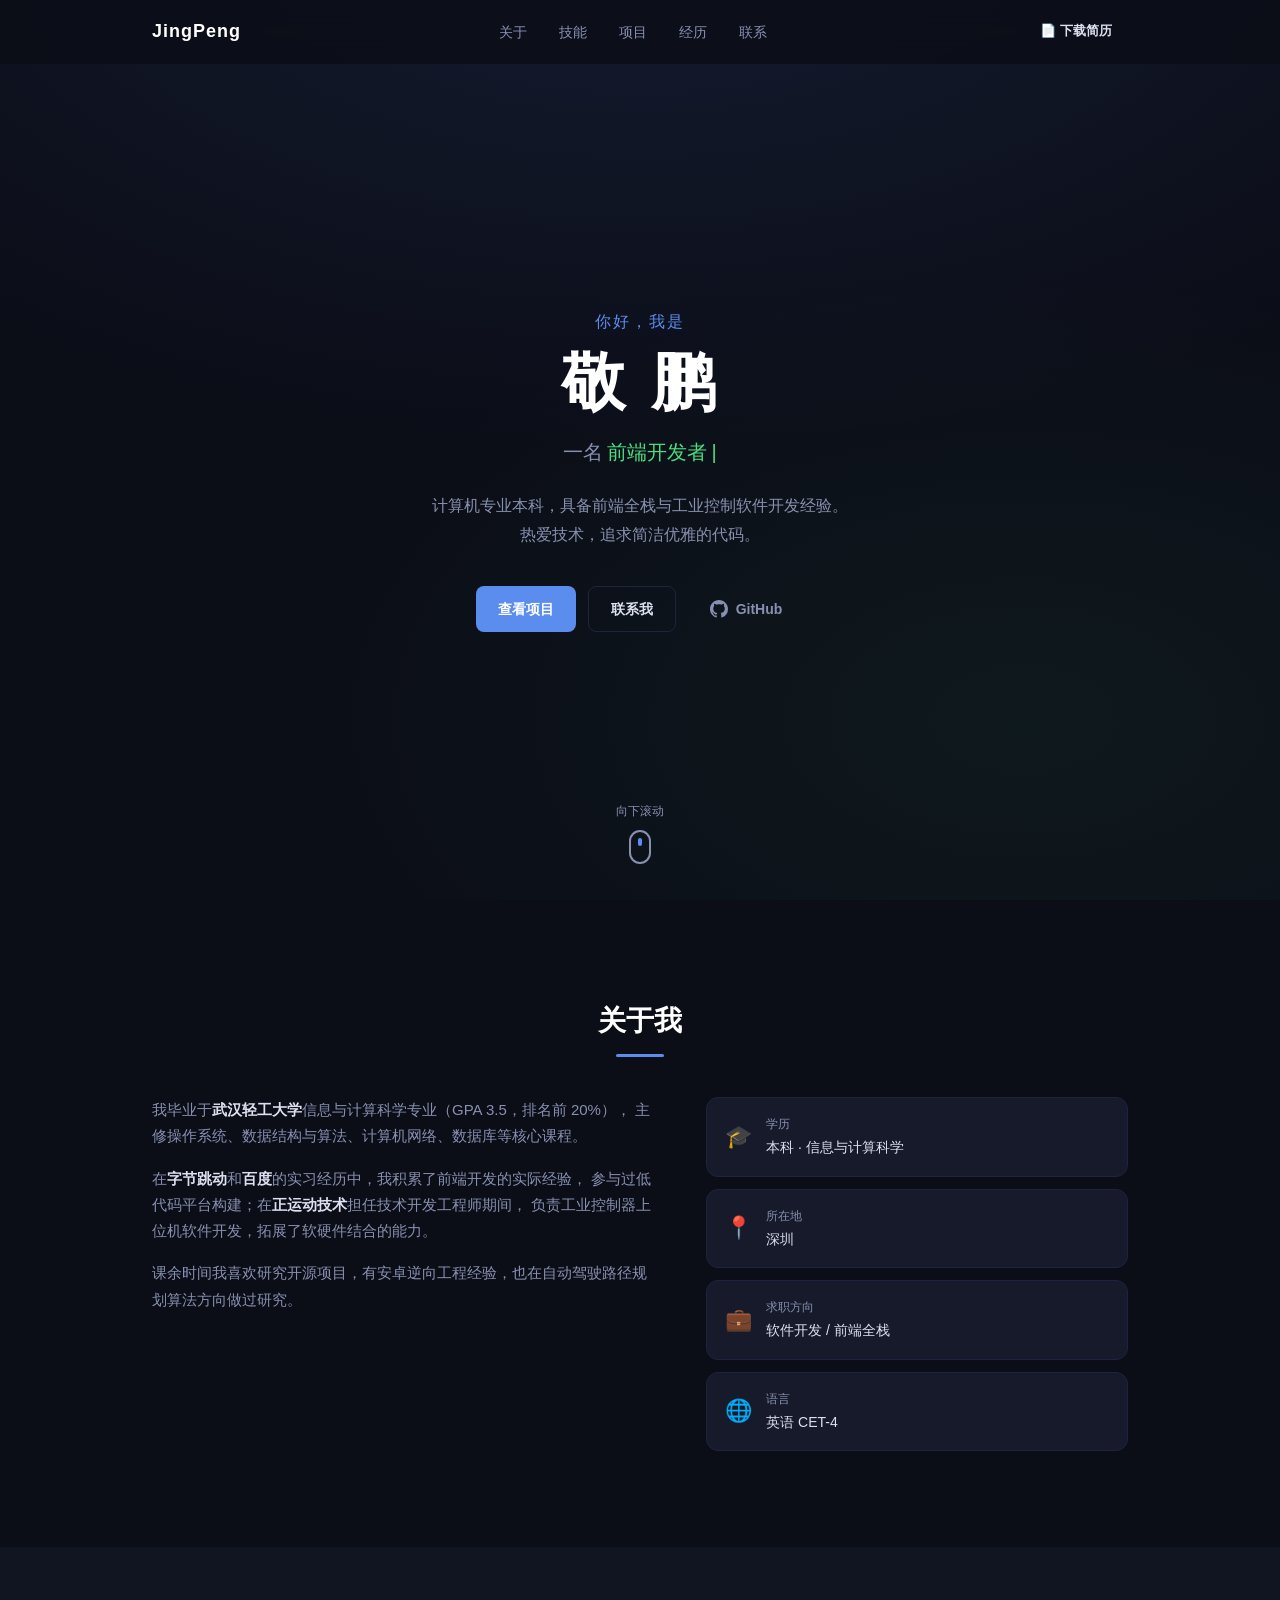
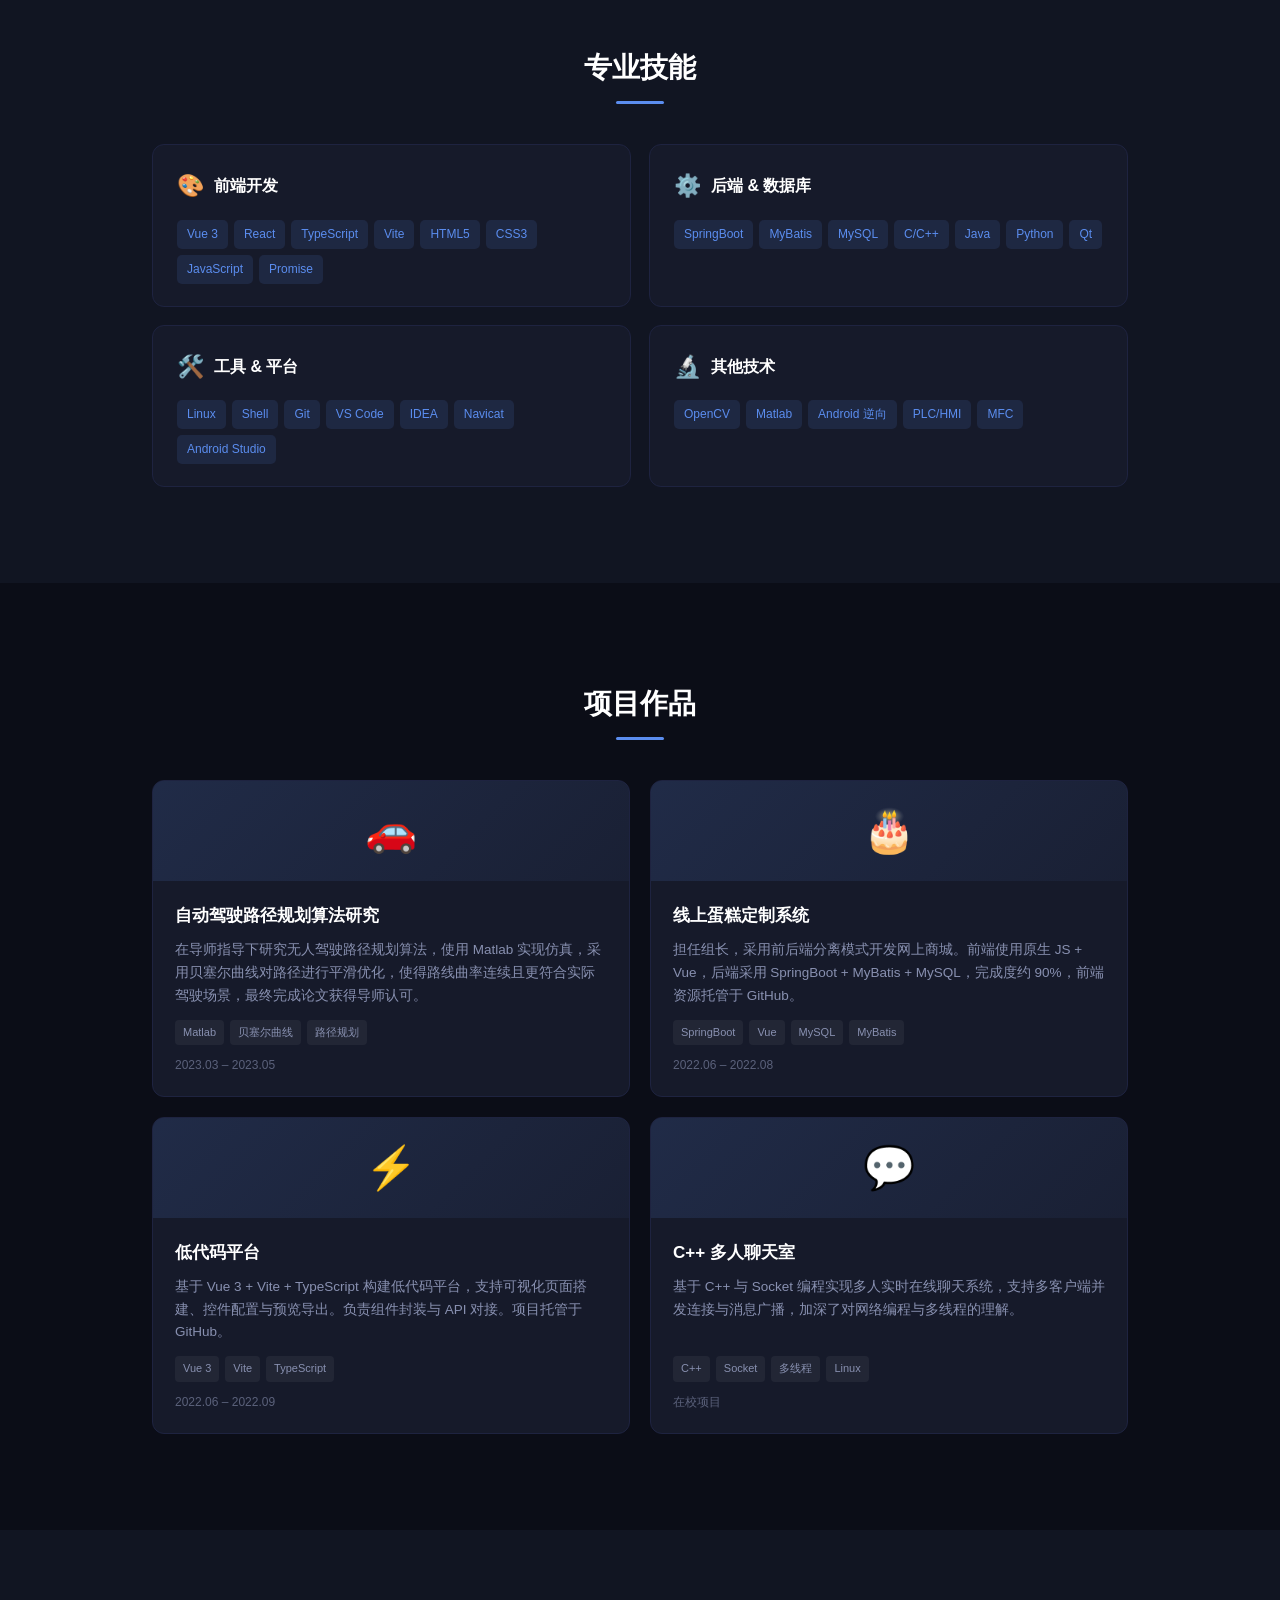
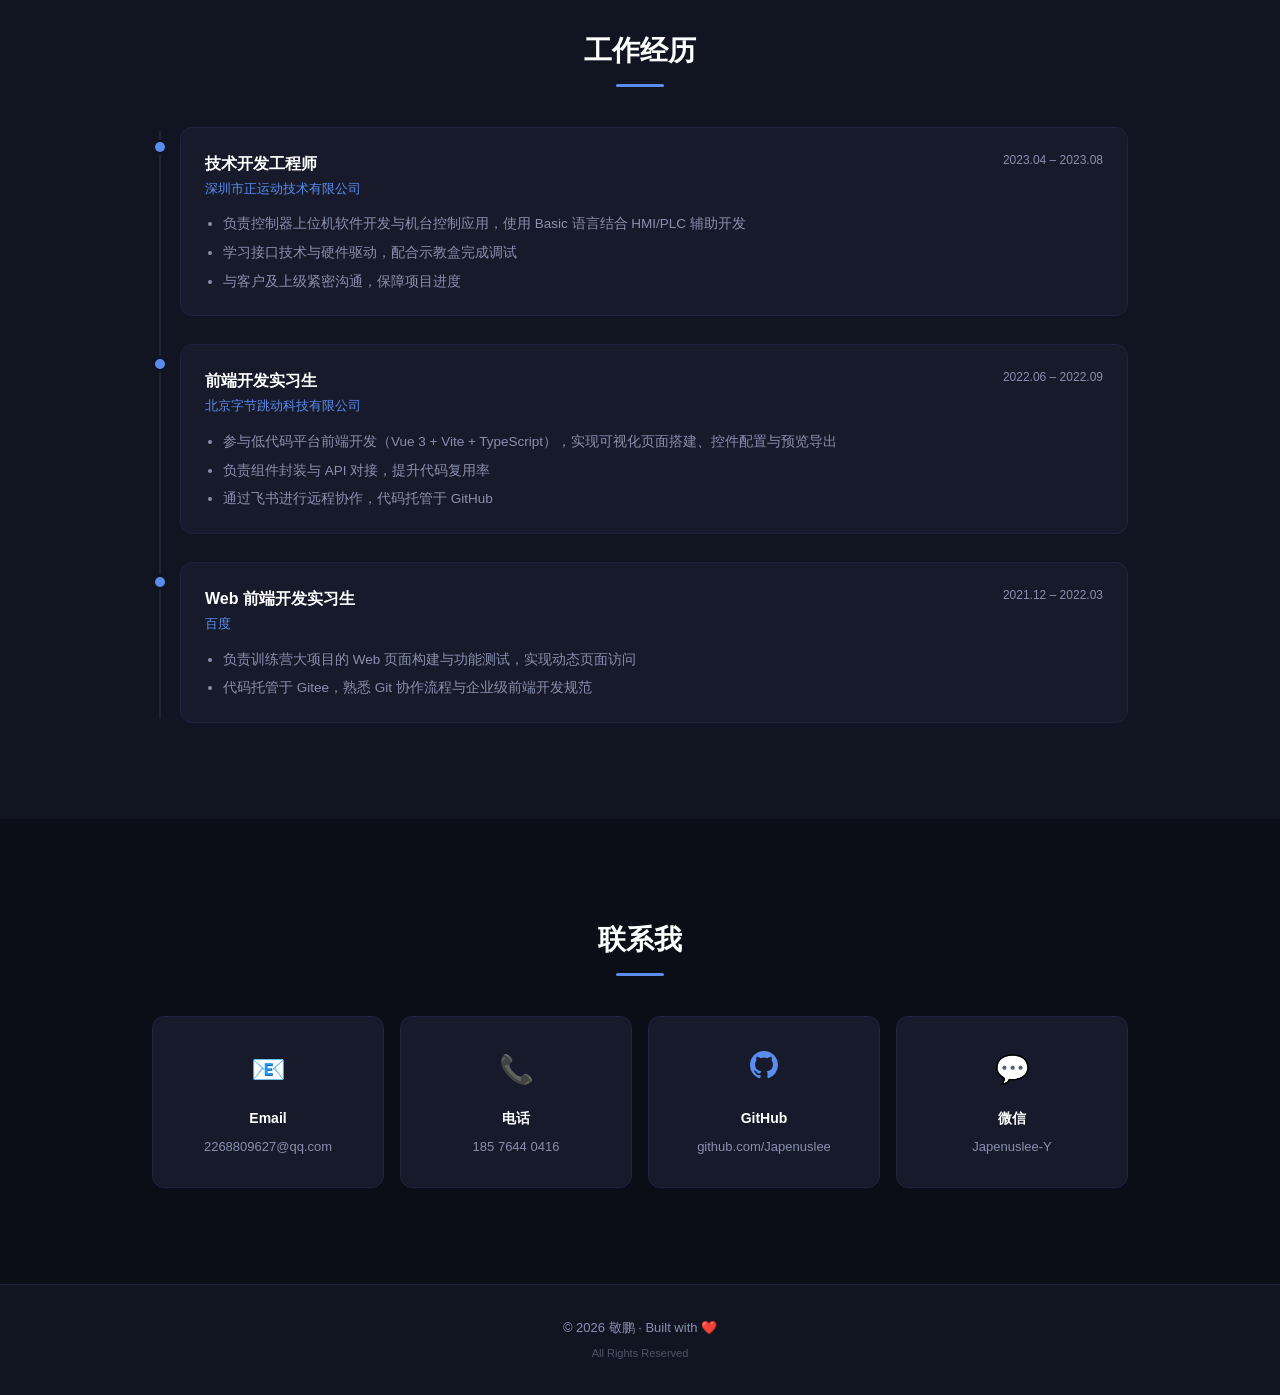
<file: index.html>
<!DOCTYPE html>
<html lang="zh-CN">
<head>
  <meta charset="UTF-8">
  <meta name="viewport" content="width=device-width, initial-scale=1.0">
  <meta name="description" content="敬鹏 · 软件开发工程师个人主页 — 前端 / 全栈开发 · Vue · React · C++ · OpenCV">
  <title>敬鹏 | 软件开发工程师</title>
  <link rel="stylesheet" href="css/style.css">
  <link rel="icon" href="data:image/svg+xml,<svg xmlns='http://www.w3.org/2000/svg' viewBox='0 0 32 32'><text y='28' font-size='28'>👨‍💻</text></svg>">
</head>
<body>

  <!-- ========== NAVIGATION ========== -->
  <nav class="nav" id="nav">
    <div class="nav-inner">
      <a href="#hero" class="nav-logo">JingPeng</a>
      <ul class="nav-links" id="navLinks">
        <li><a href="#about">关于</a></li>
        <li><a href="#skills">技能</a></li>
        <li><a href="#projects">项目</a></li>
        <li><a href="#experience">经历</a></li>
        <li><a href="#contact">联系</a></li>
      </ul>
      <a href="敬鹏.pdf" class="btn btn-sm" target="_blank" download>📄 下载简历</a>
      <button class="nav-toggle" id="navToggle" aria-label="菜单">
        <span></span><span></span><span></span>
      </button>
    </div>
  </nav>

  <!-- ========== HERO ========== -->
  <section class="hero" id="hero">
    <div class="hero-bg"></div>
    <div class="hero-content">
      <p class="hero-greeting">你好，我是</p>
      <h1 class="hero-name">敬 鹏</h1>
      <div class="hero-typing">
        <span class="typing-prefix">一名</span>
        <span class="typing-text" id="typingText"></span>
        <span class="typing-cursor">|</span>
      </div>
      <p class="hero-desc">
        计算机专业本科，具备前端全栈与工业控制软件开发经验。<br>
        热爱技术，追求简洁优雅的代码。
      </p>
      <div class="hero-actions">
        <a href="#projects" class="btn btn-primary">查看项目</a>
        <a href="#contact" class="btn btn-outline">联系我</a>
        <a href="https://github.com/Japenuslee" class="btn btn-ghost" target="_blank" rel="noopener">
          <svg width="18" height="18" viewBox="0 0 24 24" fill="currentColor"><path d="M12 0C5.37 0 0 5.37 0 12c0 5.31 3.435 9.795 8.205 11.385.6.105.825-.255.825-.57 0-.285-.015-1.23-.015-2.235-3.015.555-3.795-.735-4.035-1.41-.135-.345-.72-1.41-1.23-1.695-.42-.225-1.02-.78-.015-.795.945-.015 1.62.87 1.845 1.23 1.08 1.815 2.805 1.305 3.495.99.105-.78.42-1.305.765-1.605-2.67-.3-5.46-1.335-5.46-5.925 0-1.305.465-2.385 1.23-3.225-.12-.3-.54-1.53.12-3.18 0 0 1.005-.315 3.3 1.23.96-.27 1.98-.405 3-.405s2.04.135 3 .405c2.295-1.56 3.3-1.23 3.3-1.23.66 1.65.24 2.88.12 3.18.765.84 1.23 1.905 1.23 3.225 0 4.605-2.805 5.625-5.475 5.925.435.375.81 1.095.81 2.22 0 1.605-.015 2.895-.015 3.3 0 .315.225.69.825.57A12.02 12.02 0 0024 12c0-6.63-5.37-12-12-12z"/></svg>
          GitHub
        </a>
      </div>
    </div>
    <div class="hero-scroll">
      <span>向下滚动</span>
      <div class="scroll-mouse">
        <div class="scroll-dot"></div>
      </div>
    </div>
  </section>

  <!-- ========== ABOUT ========== -->
  <section class="section" id="about">
    <div class="container">
      <h2 class="section-title">关于我</h2>
      <div class="about-grid">
        <div class="about-text">
          <p>
            我毕业于<strong>武汉轻工大学</strong>信息与计算科学专业（GPA 3.5，排名前 20%），
            主修操作系统、数据结构与算法、计算机网络、数据库等核心课程。
          </p>
          <p>
            在<strong>字节跳动</strong>和<strong>百度</strong>的实习经历中，我积累了前端开发的实际经验，
            参与过低代码平台构建；在<strong>正运动技术</strong>担任技术开发工程师期间，
            负责工业控制器上位机软件开发，拓展了软硬件结合的能力。
          </p>
          <p>
            课余时间我喜欢研究开源项目，有安卓逆向工程经验，也在自动驾驶路径规划算法方向做过研究。
          </p>
        </div>
        <div class="about-info">
          <div class="info-card">
            <span class="info-icon">🎓</span>
            <div>
              <p class="info-label">学历</p>
              <p class="info-value">本科 · 信息与计算科学</p>
            </div>
          </div>
          <div class="info-card">
            <span class="info-icon">📍</span>
            <div>
              <p class="info-label">所在地</p>
              <p class="info-value">深圳</p>
            </div>
          </div>
          <div class="info-card">
            <span class="info-icon">💼</span>
            <div>
              <p class="info-label">求职方向</p>
              <p class="info-value">软件开发 / 前端全栈</p>
            </div>
          </div>
          <div class="info-card">
            <span class="info-icon">🌐</span>
            <div>
              <p class="info-label">语言</p>
              <p class="info-value">英语 CET-4</p>
            </div>
          </div>
        </div>
      </div>
    </div>
  </section>

  <!-- ========== SKILLS ========== -->
  <section class="section section-alt" id="skills">
    <div class="container">
      <h2 class="section-title">专业技能</h2>
      <div class="skills-grid">

        <div class="skill-card">
          <div class="skill-header">
            <span class="skill-icon">🎨</span>
            <h3>前端开发</h3>
          </div>
          <div class="skill-tags">
            <span>Vue 3</span><span>React</span><span>TypeScript</span>
            <span>Vite</span><span>HTML5</span><span>CSS3</span>
            <span>JavaScript</span><span>Promise</span>
          </div>
        </div>

        <div class="skill-card">
          <div class="skill-header">
            <span class="skill-icon">⚙️</span>
            <h3>后端 & 数据库</h3>
          </div>
          <div class="skill-tags">
            <span>SpringBoot</span><span>MyBatis</span><span>MySQL</span>
            <span>C/C++</span><span>Java</span><span>Python</span>
            <span>Qt</span>
          </div>
        </div>

        <div class="skill-card">
          <div class="skill-header">
            <span class="skill-icon">🛠️</span>
            <h3>工具 & 平台</h3>
          </div>
          <div class="skill-tags">
            <span>Linux</span><span>Shell</span><span>Git</span>
            <span>VS Code</span><span>IDEA</span><span>Navicat</span>
            <span>Android Studio</span>
          </div>
        </div>

        <div class="skill-card">
          <div class="skill-header">
            <span class="skill-icon">🔬</span>
            <h3>其他技术</h3>
          </div>
          <div class="skill-tags">
            <span>OpenCV</span><span>Matlab</span><span>Android 逆向</span>
            <span>PLC/HMI</span><span>MFC</span>
          </div>
        </div>

      </div>
    </div>
  </section>

  <!-- ========== PROJECTS ========== -->
  <section class="section" id="projects">
    <div class="container">
      <h2 class="section-title">项目作品</h2>
      <div class="projects-grid">

        <article class="project-card">
          <div class="project-img">
            <span>🚗</span>
          </div>
          <div class="project-body">
            <h3>自动驾驶路径规划算法研究</h3>
            <p>在导师指导下研究无人驾驶路径规划算法，使用 Matlab 实现仿真，采用贝塞尔曲线对路径进行平滑优化，使得路线曲率连续且更符合实际驾驶场景，最终完成论文获得导师认可。</p>
            <div class="project-tech">
              <span>Matlab</span><span>贝塞尔曲线</span><span>路径规划</span>
            </div>
            <span class="project-date">2023.03 – 2023.05</span>
          </div>
        </article>

        <article class="project-card">
          <div class="project-img">
            <span>🎂</span>
          </div>
          <div class="project-body">
            <h3>线上蛋糕定制系统</h3>
            <p>担任组长，采用前后端分离模式开发网上商城。前端使用原生 JS + Vue，后端采用 SpringBoot + MyBatis + MySQL，完成度约 90%，前端资源托管于 GitHub。</p>
            <div class="project-tech">
              <span>SpringBoot</span><span>Vue</span><span>MySQL</span><span>MyBatis</span>
            </div>
            <span class="project-date">2022.06 – 2022.08</span>
          </div>
        </article>

        <article class="project-card">
          <div class="project-img">
            <span>⚡</span>
          </div>
          <div class="project-body">
            <h3>低代码平台</h3>
            <p>基于 Vue 3 + Vite + TypeScript 构建低代码平台，支持可视化页面搭建、控件配置与预览导出。负责组件封装与 API 对接。项目托管于 GitHub。</p>
            <div class="project-tech">
              <span>Vue 3</span><span>Vite</span><span>TypeScript</span>
            </div>
            <span class="project-date">2022.06 – 2022.09</span>
          </div>
        </article>

        <article class="project-card">
          <div class="project-img">
            <span>💬</span>
          </div>
          <div class="project-body">
            <h3>C++ 多人聊天室</h3>
            <p>基于 C++ 与 Socket 编程实现多人实时在线聊天系统，支持多客户端并发连接与消息广播，加深了对网络编程与多线程的理解。</p>
            <div class="project-tech">
              <span>C++</span><span>Socket</span><span>多线程</span><span>Linux</span>
            </div>
            <span class="project-date">在校项目</span>
          </div>
        </article>

      </div>
    </div>
  </section>

  <!-- ========== EXPERIENCE ========== -->
  <section class="section section-alt" id="experience">
    <div class="container">
      <h2 class="section-title">工作经历</h2>
      <div class="timeline">

        <div class="timeline-item">
          <div class="timeline-dot"></div>
          <div class="timeline-card">
            <div class="timeline-header">
              <div>
                <h3>技术开发工程师</h3>
                <p class="timeline-org">深圳市正运动技术有限公司</p>
              </div>
              <span class="timeline-date">2023.04 – 2023.08</span>
            </div>
            <ul>
              <li>负责控制器上位机软件开发与机台控制应用，使用 Basic 语言结合 HMI/PLC 辅助开发</li>
              <li>学习接口技术与硬件驱动，配合示教盒完成调试</li>
              <li>与客户及上级紧密沟通，保障项目进度</li>
            </ul>
          </div>
        </div>

        <div class="timeline-item">
          <div class="timeline-dot"></div>
          <div class="timeline-card">
            <div class="timeline-header">
              <div>
                <h3>前端开发实习生</h3>
                <p class="timeline-org">北京字节跳动科技有限公司</p>
              </div>
              <span class="timeline-date">2022.06 – 2022.09</span>
            </div>
            <ul>
              <li>参与低代码平台前端开发（Vue 3 + Vite + TypeScript），实现可视化页面搭建、控件配置与预览导出</li>
              <li>负责组件封装与 API 对接，提升代码复用率</li>
              <li>通过飞书进行远程协作，代码托管于 GitHub</li>
            </ul>
          </div>
        </div>

        <div class="timeline-item">
          <div class="timeline-dot"></div>
          <div class="timeline-card">
            <div class="timeline-header">
              <div>
                <h3>Web 前端开发实习生</h3>
                <p class="timeline-org">百度</p>
              </div>
              <span class="timeline-date">2021.12 – 2022.03</span>
            </div>
            <ul>
              <li>负责训练营大项目的 Web 页面构建与功能测试，实现动态页面访问</li>
              <li>代码托管于 Gitee，熟悉 Git 协作流程与企业级前端开发规范</li>
            </ul>
          </div>
        </div>

      </div>
    </div>
  </section>

  <!-- ========== CONTACT ========== -->
  <section class="section" id="contact">
    <div class="container">
      <h2 class="section-title">联系我</h2>
      <div class="contact-grid">
        <a href="mailto:2268809627@qq.com" class="contact-card">
          <span class="contact-icon">📧</span>
          <h3>Email</h3>
          <p>2268809627@qq.com</p>
        </a>
        <a href="tel:18576440416" class="contact-card">
          <span class="contact-icon">📞</span>
          <h3>电话</h3>
          <p>185 7644 0416</p>
        </a>
        <a href="https://github.com/Japenuslee" class="contact-card" target="_blank" rel="noopener">
          <span class="contact-icon">
            <svg width="28" height="28" viewBox="0 0 24 24" fill="currentColor"><path d="M12 0C5.37 0 0 5.37 0 12c0 5.31 3.435 9.795 8.205 11.385.6.105.825-.255.825-.57 0-.285-.015-1.23-.015-2.235-3.015.555-3.795-.735-4.035-1.41-.135-.345-.72-1.41-1.23-1.695-.42-.225-1.02-.78-.015-.795.945-.015 1.62.87 1.845 1.23 1.08 1.815 2.805 1.305 3.495.99.105-.78.42-1.305.765-1.605-2.67-.3-5.46-1.335-5.46-5.925 0-1.305.465-2.385 1.23-3.225-.12-.3-.54-1.53.12-3.18 0 0 1.005-.315 3.3 1.23.96-.27 1.98-.405 3-.405s2.04.135 3 .405c2.295-1.56 3.3-1.23 3.3-1.23.66 1.65.24 2.88.12 3.18.765.84 1.23 1.905 1.23 3.225 0 4.605-2.805 5.625-5.475 5.925.435.375.81 1.095.81 2.22 0 1.605-.015 2.895-.015 3.3 0 .315.225.69.825.57A12.02 12.02 0 0024 12c0-6.63-5.37-12-12-12z"/></svg>
          </span>
          <h3>GitHub</h3>
          <p>github.com/Japenuslee</p>
        </a>
        <div class="contact-card">
          <span class="contact-icon">💬</span>
          <h3>微信</h3>
          <p>Japenuslee-Y</p>
        </div>
      </div>
    </div>
  </section>

  <!-- ========== FOOTER ========== -->
  <footer class="footer">
    <div class="container">
      <p>&copy; 2026 敬鹏 · Built with ❤️</p>
      <p class="footer-sub">All Rights Reserved</p>
    </div>
  </footer>

  <!-- Back to top -->
  <button class="back-top" id="backTop" aria-label="返回顶部">↑</button>

  <script src="js/main.js"></script>
</body>
</html>
</file>
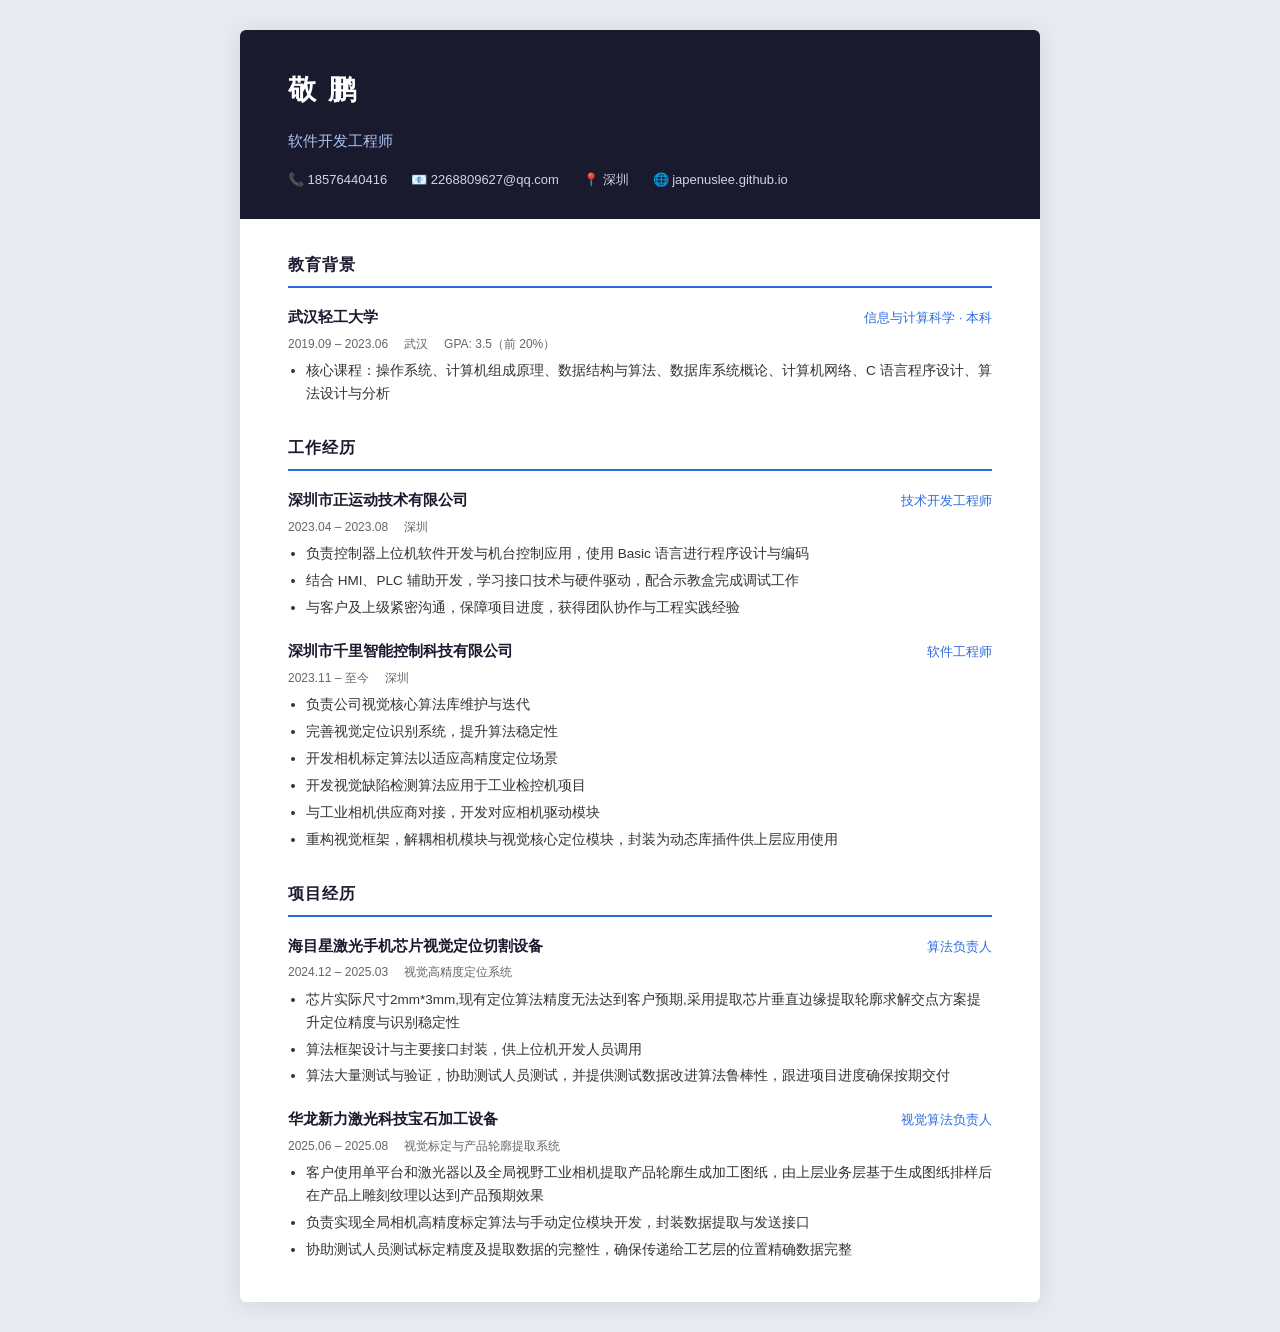
<file: resume.html>
<!DOCTYPE html>
<html lang="zh-CN">
<head>
<meta charset="UTF-8">
<meta name="viewport" content="width=device-width, initial-scale=1.0">
<title>敬鹏 · 软件开发工程师</title>
<style>
  :root {
    --primary: #1a1a2e;
    --accent: #2d6cdf;
    --bg: #fafafa;
    --card-bg: #ffffff;
    --text: #333;
    --text-light: #666;
    --border: #e8e8e8;
    --tag-bg: #edf2fb;
  }

  * { margin: 0; padding: 0; box-sizing: border-box; }

  body {
    font-family: "PingFang SC", "Microsoft YaHei", "Hiragino Sans GB", -apple-system, sans-serif;
    background: #e8ecf2;
    color: var(--text);
    line-height: 1.7;
    display: flex;
    justify-content: center;
    padding: 30px;
  }

  .page {
    width: 800px;
    background: var(--card-bg);
    box-shadow: 0 2px 24px rgba(0,0,0,0.10);
    border-radius: 6px;
    overflow: hidden;
  }

  /* ── Header ── */
  .header {
    background: var(--primary);
    color: #fff;
    padding: 36px 48px 28px;
  }
  .header h1 {
    font-size: 28px;
    font-weight: 700;
    letter-spacing: 2px;
    margin-bottom: 14px;
  }
  .header .title {
    font-size: 15px;
    color: #aac4f0;
    margin-bottom: 16px;
    font-weight: 400;
  }
  .header .contact {
    display: flex;
    flex-wrap: wrap;
    gap: 6px 24px;
    font-size: 13px;
    color: #ccd6e8;
  }
  .header .contact span { white-space: nowrap; }
  .header .contact a { color: #ccd6e8; text-decoration: none; }
  .header .contact a:hover { color: #fff; }

  /* ── Section ── */
  .body { padding: 32px 48px 40px; }
  .section { margin-bottom: 28px; }
  .section:last-child { margin-bottom: 0; }

  .section-title {
    font-size: 16px;
    font-weight: 700;
    color: var(--primary);
    padding-bottom: 8px;
    border-bottom: 2px solid var(--accent);
    margin-bottom: 16px;
    letter-spacing: 1px;
  }

  /* ── Summary ── */
  .summary-text {
    font-size: 14px;
    color: var(--text-light);
    line-height: 1.8;
  }

  /* ── Skills ── */
  .skill-group { margin-bottom: 12px; }
  .skill-group:last-child { margin-bottom: 0; }
  .skill-label {
    font-size: 13px;
    font-weight: 700;
    color: var(--accent);
    display: inline-block;
    width: 90px;
    vertical-align: top;
  }
  .skill-tags {
    display: inline-flex;
    flex-wrap: wrap;
    gap: 6px;
  }
  .skill-tags .tag {
    background: var(--tag-bg);
    color: var(--primary);
    font-size: 12px;
    padding: 2px 10px;
    border-radius: 3px;
  }

  /* ── Timeline ── */
  .item { margin-bottom: 18px; }
  .item:last-child { margin-bottom: 0; }
  .item-header {
    display: flex;
    justify-content: space-between;
    align-items: baseline;
    flex-wrap: wrap;
    margin-bottom: 4px;
  }
  .item-title {
    font-size: 15px;
    font-weight: 700;
    color: var(--primary);
  }
  .item-subtitle {
    font-size: 13px;
    color: var(--accent);
    font-weight: 500;
  }
  .item-meta {
    font-size: 12px;
    color: var(--text-light);
    margin-bottom: 6px;
  }
  .item-meta span { margin-right: 16px; }
  .item ul {
    padding-left: 18px;
    font-size: 13.5px;
    color: var(--text);
  }
  .item li { margin-bottom: 4px; }
  .item li:last-child { margin-bottom: 0; }

  /* ── Print ── */
  @media print {
    body {
      background: #fff;
      padding: 0;
    }
    .page {
      box-shadow: none;
      border-radius: 0;
      width: 100%;
    }
    .header { padding: 28px 36px 22px; }
    .body { padding: 24px 36px 28px; }
  }
</style>
</head>
<body>

<div class="page">

  <!-- ─── Header ────────────────────── -->
  <div class="header">
    <h1>敬 鹏</h1>
    <div class="title">软件开发工程师</div>
    <div class="contact">
      <span>📞 18576440416</span>
      <span>📧 2268809627@qq.com</span>
      <span>📍 深圳</span>
      <span>🌐 <a href="https://japenuslee.github.io/Home/">japenuslee.github.io</a></span>
    </div>
  </div>

  <!-- ─── Body ──────────────────────── -->
  <div class="body">
    <!-- 教育背景 -->
    <div class="section">
      <div class="section-title">教育背景</div>
      <div class="item">
        <div class="item-header">
          <span class="item-title">武汉轻工大学</span>
          <span class="item-subtitle">信息与计算科学 · 本科</span>
        </div>
        <div class="item-meta"><span>2019.09 – 2023.06</span><span>武汉</span><span>GPA: 3.5（前 20%）</span></div>
        <ul>
          <li>核心课程：操作系统、计算机组成原理、数据结构与算法、数据库系统概论、计算机网络、C 语言程序设计、算法设计与分析</li>
        </ul>
      </div>
    </div>
    <!-- 工作与实习经历 -->
    <div class="section">
      <div class="section-title">工作经历</div>
      <div class="item">
        <div class="item-header">
          <span class="item-title">深圳市正运动技术有限公司</span>
          <span class="item-subtitle">技术开发工程师</span>
        </div>
        <div class="item-meta"><span>2023.04 – 2023.08</span><span>深圳</span></div>
        <ul>
          <li>负责控制器上位机软件开发与机台控制应用，使用 Basic 语言进行程序设计与编码</li>
          <li>结合 HMI、PLC 辅助开发，学习接口技术与硬件驱动，配合示教盒完成调试工作</li>
          <li>与客户及上级紧密沟通，保障项目进度，获得团队协作与工程实践经验</li>
        </ul>
      </div>

      <div class="item">
        <div class="item-header">
          <span class="item-title">深圳市千里智能控制科技有限公司</span>
          <span class="item-subtitle">软件工程师</span>
        </div>
        <div class="item-meta"><span>2023.11 – 至今</span><span>深圳</span></div>
        <ul>
          <li>负责公司视觉核心算法库维护与迭代</li>
          <li>完善视觉定位识别系统，提升算法稳定性</li>
          <li>开发相机标定算法以适应高精度定位场景</li>
          <li>开发视觉缺陷检测算法应用于工业检控机项目</li>
          <li>与工业相机供应商对接，开发对应相机驱动模块</li>
          <li>重构视觉框架，解耦相机模块与视觉核心定位模块，封装为动态库插件供上层应用使用</li>
        </ul>
      </div>
    </div>

    <!-- 项目经历 -->
    <div class="section">
      <div class="section-title">项目经历</div>
      <div class="item">
        <div class="item-header">
          <span class="item-title">海目星激光手机芯片视觉定位切割设备</span>
          <span class="item-subtitle">算法负责人</span>
        </div>
        <div class="item-meta"><span>2024.12 – 2025.03</span><span>视觉高精度定位系统</span></div>
        <ul>
          <li>芯片实际尺寸2mm*3mm,现有定位算法精度无法达到客户预期,采用提取芯片垂直边缘提取轮廓求解交点方案提升定位精度与识别稳定性</li>
          <li>算法框架设计与主要接口封装，供上位机开发人员调用</li>
          <li>算法大量测试与验证，协助测试人员测试，并提供测试数据改进算法鲁棒性，跟进项目进度确保按期交付</li>
        </ul>
      </div>

      <div class="item">
        <div class="item-header">
          <span class="item-title">华龙新力激光科技宝石加工设备</span>
          <span class="item-subtitle">视觉算法负责人</span>
        </div>
        <div class="item-meta"><span>2025.06 – 2025.08</span><span>视觉标定与产品轮廓提取系统</span></div>
        <ul>
          <li>客户使用单平台和激光器以及全局视野工业相机提取产品轮廓生成加工图纸，由上层业务层基于生成图纸排样后在产品上雕刻纹理以达到产品预期效果</li>
          <li>负责实现全局相机高精度标定算法与手动定位模块开发，封装数据提取与发送接口</li>
          <li>协助测试人员测试标定精度及提取数据的完整性，确保传递给工艺层的位置精确数据完整</li>
        </ul>
      </div>
    </div>

    <!-- 证书 & 其他 -->
<!--    <div class="section">-->
<!--      <div class="section-title">证书及其他</div>-->
<!--      <div style="font-size:13.5px; color:var(&#45;&#45;text-light); line-height:2;">-->
<!--        <span style="margin-right:32px;">🏷 CET-4</span>-->
<!--        <span style="margin-right:32px;">🏷 C++ MFC 可视化编程</span>-->
<!--        <span>🏷 校国旗班成员</span>-->
<!--      </div>-->
<!--    </div>-->

  </div>
</div>

</body>
</html>
</file>
<file: css/style.css>
/* ============================================================
   Personal Homepage — 敬鹏
   Modern dark theme · Responsive · No dependencies
   ============================================================ */

/* ── Reset & Variables ── */
*, *::before, *::after {
  margin: 0;
  padding: 0;
  box-sizing: border-box;
}

:root {
  --bg:         #0b0d17;
  --bg-alt:     #111522;
  --card:       #161a2a;
  --card-hover: #1c2140;
  --border:     #1e2340;
  --text:       #dce0f0;
  --text-dim:   #8890b0;
  --accent:     #5b8def;
  --accent-rgb: 91, 141, 239;
  --accent-dim: #3b5fbf;
  --green:      #4ade80;
  --radius:     12px;
  --transition: 0.3s cubic-bezier(0.4, 0, 0.2, 1);
  --max-width:  1024px;
  --nav-height: 64px;
}

html {
  scroll-behavior: smooth;
  scroll-padding-top: var(--nav-height);
}

body {
  font-family: "PingFang SC", "Microsoft YaHei", "Hiragino Sans GB",
               -apple-system, BlinkMacSystemFont, "Segoe UI", sans-serif;
  background: var(--bg);
  color: var(--text);
  line-height: 1.75;
  overflow-x: hidden;
}

a { color: inherit; text-decoration: none; }
ul { list-style: none; }
img { max-width: 100%; display: block; }

.container {
  max-width: var(--max-width);
  margin: 0 auto;
  padding: 0 24px;
}

/* ── Section ── */
.section {
  padding: 96px 0;
}
.section-alt {
  background: var(--bg-alt);
}
.section-title {
  font-size: 28px;
  font-weight: 700;
  color: #fff;
  text-align: center;
  margin-bottom: 52px;
  position: relative;
}
.section-title::after {
  content: "";
  position: absolute;
  bottom: -12px;
  left: 50%;
  transform: translateX(-50%);
  width: 48px;
  height: 3px;
  background: var(--accent);
  border-radius: 2px;
}

/* ── Navigation ── */
.nav {
  position: fixed;
  top: 0;
  left: 0;
  right: 0;
  z-index: 1000;
  height: var(--nav-height);
  background: rgba(11, 13, 23, 0.82);
  backdrop-filter: blur(14px);
  -webkit-backdrop-filter: blur(14px);
  border-bottom: 1px solid transparent;
  transition: border-color var(--transition);
}
.nav.scrolled {
  border-bottom-color: rgba(255,255,255,0.06);
}
.nav-inner {
  max-width: var(--max-width);
  margin: 0 auto;
  padding: 0 24px;
  display: flex;
  align-items: center;
  height: 100%;
  justify-content: space-between;
}
.nav-logo {
  font-size: 18px;
  font-weight: 700;
  color: #fff;
  letter-spacing: 1px;
}
.nav-links {
  display: flex;
  gap: 32px;
}
.nav-links a {
  font-size: 14px;
  color: var(--text-dim);
  transition: color var(--transition);
  position: relative;
}
.nav-links a::after {
  content: "";
  position: absolute;
  bottom: -4px;
  left: 0;
  width: 0;
  height: 2px;
  background: var(--accent);
  border-radius: 1px;
  transition: width var(--transition);
}
.nav-links a:hover,
.nav-links a.active {
  color: #fff;
}
.nav-links a:hover::after,
.nav-links a.active::after {
  width: 100%;
}

/* Nav toggle (mobile) */
.nav-toggle {
  display: none;
  flex-direction: column;
  gap: 5px;
  background: none;
  border: none;
  cursor: pointer;
  padding: 4px;
  z-index: 1001;
}
.nav-toggle span {
  display: block;
  width: 22px;
  height: 2px;
  background: var(--text);
  border-radius: 2px;
  transition: var(--transition);
}
.nav-toggle.open span:nth-child(1) { transform: rotate(45deg) translate(5px,5px); }
.nav-toggle.open span:nth-child(2) { opacity: 0; }
.nav-toggle.open span:nth-child(3) { transform: rotate(-45deg) translate(5px,-5px); }

/* ── Buttons ── */
.btn {
  display: inline-flex;
  align-items: center;
  gap: 8px;
  font-size: 14px;
  font-weight: 600;
  padding: 10px 22px;
  border-radius: 8px;
  transition: var(--transition);
  cursor: pointer;
  border: none;
  white-space: nowrap;
}
.btn-sm {
  font-size: 13px;
  padding: 6px 16px;
}
.btn-primary {
  background: var(--accent);
  color: #fff;
}
.btn-primary:hover {
  background: var(--accent-dim);
  transform: translateY(-1px);
  box-shadow: 0 4px 20px rgba(var(--accent-rgb), 0.35);
}
.btn-outline {
  border: 1px solid var(--border);
  color: var(--text);
}
.btn-outline:hover {
  border-color: var(--accent);
  color: #fff;
  transform: translateY(-1px);
}
.btn-ghost {
  color: var(--text-dim);
}
.btn-ghost:hover {
  color: #fff;
}

/* ── Hero ── */
.hero {
  min-height: 100vh;
  display: flex;
  align-items: center;
  justify-content: center;
  position: relative;
  overflow: hidden;
  padding: 100px 24px 60px;
}
.hero-bg {
  position: absolute;
  inset: 0;
  background:
    radial-gradient(ellipse 80% 60% at 50% -10%, rgba(var(--accent-rgb), 0.12), transparent),
    radial-gradient(ellipse 60% 50% at 80% 80%, rgba(74, 222, 128, 0.06), transparent);
  pointer-events: none;
}
.hero-content {
  position: relative;
  text-align: center;
  max-width: 640px;
}
.hero-greeting {
  font-size: 16px;
  color: var(--accent);
  margin-bottom: 8px;
  font-weight: 500;
  letter-spacing: 2px;
}
.hero-name {
  font-size: clamp(40px, 8vw, 64px);
  font-weight: 800;
  color: #fff;
  line-height: 1.2;
  margin-bottom: 16px;
  letter-spacing: 4px;
}
.hero-typing {
  font-size: 20px;
  color: var(--green);
  margin-bottom: 24px;
  height: 32px;
  display: flex;
  align-items: center;
  justify-content: center;
  gap: 4px;
}
.typing-prefix { color: var(--text-dim); }
.typing-text { color: var(--green); }
.typing-cursor {
  color: var(--green);
  animation: blink 1s step-end infinite;
}
@keyframes blink {
  0%, 100% { opacity: 1; }
  50% { opacity: 0; }
}
.hero-desc {
  font-size: 16px;
  color: var(--text-dim);
  line-height: 1.8;
  margin-bottom: 36px;
}
.hero-actions {
  display: flex;
  gap: 12px;
  justify-content: center;
  flex-wrap: wrap;
}

/* Scroll indicator */
.hero-scroll {
  position: absolute;
  bottom: 36px;
  left: 50%;
  transform: translateX(-50%);
  display: flex;
  flex-direction: column;
  align-items: center;
  gap: 8px;
  font-size: 12px;
  color: var(--text-dim);
  animation: float 2s ease-in-out infinite;
}
@keyframes float {
  0%, 100% { transform: translateX(-50%) translateY(0); }
  50% { transform: translateX(-50%) translateY(6px); }
}
.scroll-mouse {
  width: 22px;
  height: 34px;
  border: 2px solid var(--text-dim);
  border-radius: 12px;
  position: relative;
}
.scroll-dot {
  width: 4px;
  height: 8px;
  background: var(--accent);
  border-radius: 2px;
  position: absolute;
  top: 6px;
  left: 50%;
  transform: translateX(-50%);
  animation: scroll-dot 1.8s ease-in-out infinite;
}
@keyframes scroll-dot {
  0% { top: 6px; opacity: 1; }
  100% { top: 18px; opacity: 0.2; }
}

/* ── About ── */
.about-grid {
  display: grid;
  grid-template-columns: 1.2fr 1fr;
  gap: 48px;
  align-items: start;
}
.about-text p {
  color: var(--text-dim);
  margin-bottom: 16px;
  font-size: 15px;
}
.about-text strong {
  color: var(--text);
}
.about-info {
  display: grid;
  gap: 12px;
}
.info-card {
  display: flex;
  align-items: center;
  gap: 14px;
  background: var(--card);
  padding: 16px 18px;
  border-radius: var(--radius);
  border: 1px solid var(--border);
  transition: var(--transition);
}
.info-card:hover {
  border-color: rgba(var(--accent-rgb), 0.3);
}
.info-icon { font-size: 22px; }
.info-label { font-size: 12px; color: var(--text-dim); }
.info-value { font-size: 14px; color: var(--text); font-weight: 500; }

/* ── Skills ── */
.skills-grid {
  display: grid;
  grid-template-columns: repeat(2, 1fr);
  gap: 18px;
}
.skill-card {
  background: var(--card);
  border: 1px solid var(--border);
  border-radius: var(--radius);
  padding: 22px 24px;
  transition: var(--transition);
}
.skill-card:hover {
  border-color: rgba(var(--accent-rgb), 0.35);
  transform: translateY(-2px);
  box-shadow: 0 8px 32px rgba(0,0,0,0.3);
}
.skill-header {
  display: flex;
  align-items: center;
  gap: 10px;
  margin-bottom: 14px;
}
.skill-header h3 {
  font-size: 16px;
  color: #fff;
}
.skill-icon { font-size: 22px; }
.skill-tags {
  display: flex;
  flex-wrap: wrap;
  gap: 6px;
}
.skill-tags span {
  font-size: 12px;
  background: rgba(var(--accent-rgb), 0.12);
  color: var(--accent);
  padding: 4px 10px;
  border-radius: 5px;
  transition: var(--transition);
}
.skill-tags span:hover {
  background: rgba(var(--accent-rgb), 0.22);
}

/* ── Projects ── */
.projects-grid {
  display: grid;
  grid-template-columns: repeat(2, 1fr);
  gap: 20px;
}
.project-card {
  background: var(--card);
  border: 1px solid var(--border);
  border-radius: var(--radius);
  overflow: hidden;
  transition: var(--transition);
  display: flex;
  flex-direction: column;
}
.project-card:hover {
  border-color: rgba(var(--accent-rgb), 0.35);
  transform: translateY(-3px);
  box-shadow: 0 12px 40px rgba(0,0,0,0.35);
}
.project-img {
  height: 100px;
  background: linear-gradient(135deg, rgba(var(--accent-rgb), 0.15), rgba(var(--accent-rgb), 0.05));
  display: flex;
  align-items: center;
  justify-content: center;
  font-size: 42px;
}
.project-body {
  padding: 20px 22px;
  display: flex;
  flex-direction: column;
  flex: 1;
}
.project-body h3 {
  font-size: 17px;
  color: #fff;
  margin-bottom: 8px;
}
.project-body > p {
  font-size: 13.5px;
  color: var(--text-dim);
  line-height: 1.7;
  flex: 1;
  margin-bottom: 12px;
}
.project-tech {
  display: flex;
  flex-wrap: wrap;
  gap: 6px;
  margin-bottom: 10px;
}
.project-tech span {
  font-size: 11px;
  background: rgba(255,255,255,0.05);
  color: var(--text-dim);
  padding: 3px 8px;
  border-radius: 4px;
}
.project-date {
  font-size: 12px;
  color: var(--text-dim);
  opacity: 0.6;
}

/* ── Timeline ── */
.timeline {
  position: relative;
  padding-left: 28px;
}
.timeline::before {
  content: "";
  position: absolute;
  left: 7px;
  top: 4px;
  bottom: 4px;
  width: 2px;
  background: var(--border);
}
.timeline-item {
  position: relative;
  margin-bottom: 28px;
}
.timeline-item:last-child { margin-bottom: 0; }
.timeline-dot {
  position: absolute;
  left: -28px;
  top: 12px;
  width: 16px;
  height: 16px;
  border-radius: 50%;
  background: var(--accent);
  border: 3px solid var(--bg-alt);
  z-index: 1;
}
.timeline-card {
  background: var(--card);
  border: 1px solid var(--border);
  border-radius: var(--radius);
  padding: 22px 24px;
  transition: var(--transition);
}
.timeline-card:hover {
  border-color: rgba(var(--accent-rgb), 0.3);
}
.timeline-header {
  display: flex;
  justify-content: space-between;
  align-items: flex-start;
  margin-bottom: 12px;
  flex-wrap: wrap;
  gap: 8px;
}
.timeline-header h3 {
  font-size: 16px;
  color: #fff;
}
.timeline-org {
  font-size: 13px;
  color: var(--accent);
  font-weight: 500;
}
.timeline-date {
  font-size: 12px;
  color: var(--text-dim);
  white-space: nowrap;
}
.timeline-card ul {
  padding-left: 18px;
}
.timeline-card li {
  font-size: 13.5px;
  color: var(--text-dim);
  list-style: disc;
  margin-bottom: 5px;
}
.timeline-card li:last-child { margin-bottom: 0; }

/* ── Contact ── */
.contact-grid {
  display: grid;
  grid-template-columns: repeat(4, 1fr);
  gap: 16px;
}
.contact-card {
  background: var(--card);
  border: 1px solid var(--border);
  border-radius: var(--radius);
  padding: 28px 20px;
  text-align: center;
  transition: var(--transition);
  display: block;
}
a.contact-card:hover {
  border-color: var(--accent);
  transform: translateY(-3px);
  box-shadow: 0 8px 28px rgba(0,0,0,0.3);
}
.contact-icon {
  display: block;
  margin: 0 auto 12px;
  font-size: 28px;
  color: var(--accent);
}
.contact-icon svg { color: var(--accent); }
.contact-card h3 {
  font-size: 14px;
  color: #fff;
  margin-bottom: 6px;
}
.contact-card p {
  font-size: 13px;
  color: var(--text-dim);
  word-break: break-all;
}

/* ── Footer ── */
.footer {
  background: var(--bg-alt);
  border-top: 1px solid var(--border);
  padding: 32px 0;
  text-align: center;
  font-size: 13px;
  color: var(--text-dim);
}
.footer-sub {
  font-size: 11px;
  margin-top: 4px;
  opacity: 0.5;
}

/* ── Back to Top ── */
.back-top {
  position: fixed;
  bottom: 28px;
  right: 28px;
  width: 42px;
  height: 42px;
  border-radius: 50%;
  background: var(--card);
  border: 1px solid var(--border);
  color: var(--text);
  font-size: 18px;
  cursor: pointer;
  z-index: 999;
  opacity: 0;
  visibility: hidden;
  transform: translateY(8px);
  transition: var(--transition);
  display: flex;
  align-items: center;
  justify-content: center;
}
.back-top.visible {
  opacity: 1;
  visibility: visible;
  transform: translateY(0);
}
.back-top:hover {
  border-color: var(--accent);
  color: var(--accent);
}

/* ── Animations (Intersection Observer) ── */
.reveal {
  opacity: 0;
  transform: translateY(30px);
  transition: opacity 0.6s ease-out, transform 0.6s ease-out;
}
.reveal.visible {
  opacity: 1;
  transform: translateY(0);
}

/* ── Responsive ── */
@media (max-width: 860px) {
  .nav .btn-sm {
    display: none;
  }
  .about-grid {
    grid-template-columns: 1fr;
    gap: 28px;
  }
  .skills-grid {
    grid-template-columns: 1fr;
  }
  .projects-grid {
    grid-template-columns: 1fr;
  }
  .contact-grid {
    grid-template-columns: repeat(2, 1fr);
  }
}

@media (max-width: 640px) {
  .nav-links {
    position: fixed;
    top: 0;
    right: -100%;
    width: 70%;
    max-width: 280px;
    height: 100vh;
    flex-direction: column;
    background: var(--card);
    padding: 80px 32px 32px;
    gap: 28px;
    transition: right var(--transition);
    box-shadow: -8px 0 32px rgba(0,0,0,0.5);
  }
  .nav-links.open {
    right: 0;
  }
  .nav-links a {
    font-size: 16px;
  }
  .nav-toggle {
    display: flex;
  }
  .section {
    padding: 64px 0;
  }
  .section-title {
    font-size: 24px;
    margin-bottom: 36px;
  }
  .hero-actions {
    flex-direction: column;
    align-items: center;
  }
  .hero-actions .btn {
    width: 200px;
    justify-content: center;
  }
  .timeline {
    padding-left: 22px;
  }
  .timeline-dot {
    left: -22px;
    width: 13px;
    height: 13px;
  }
}
</file>
